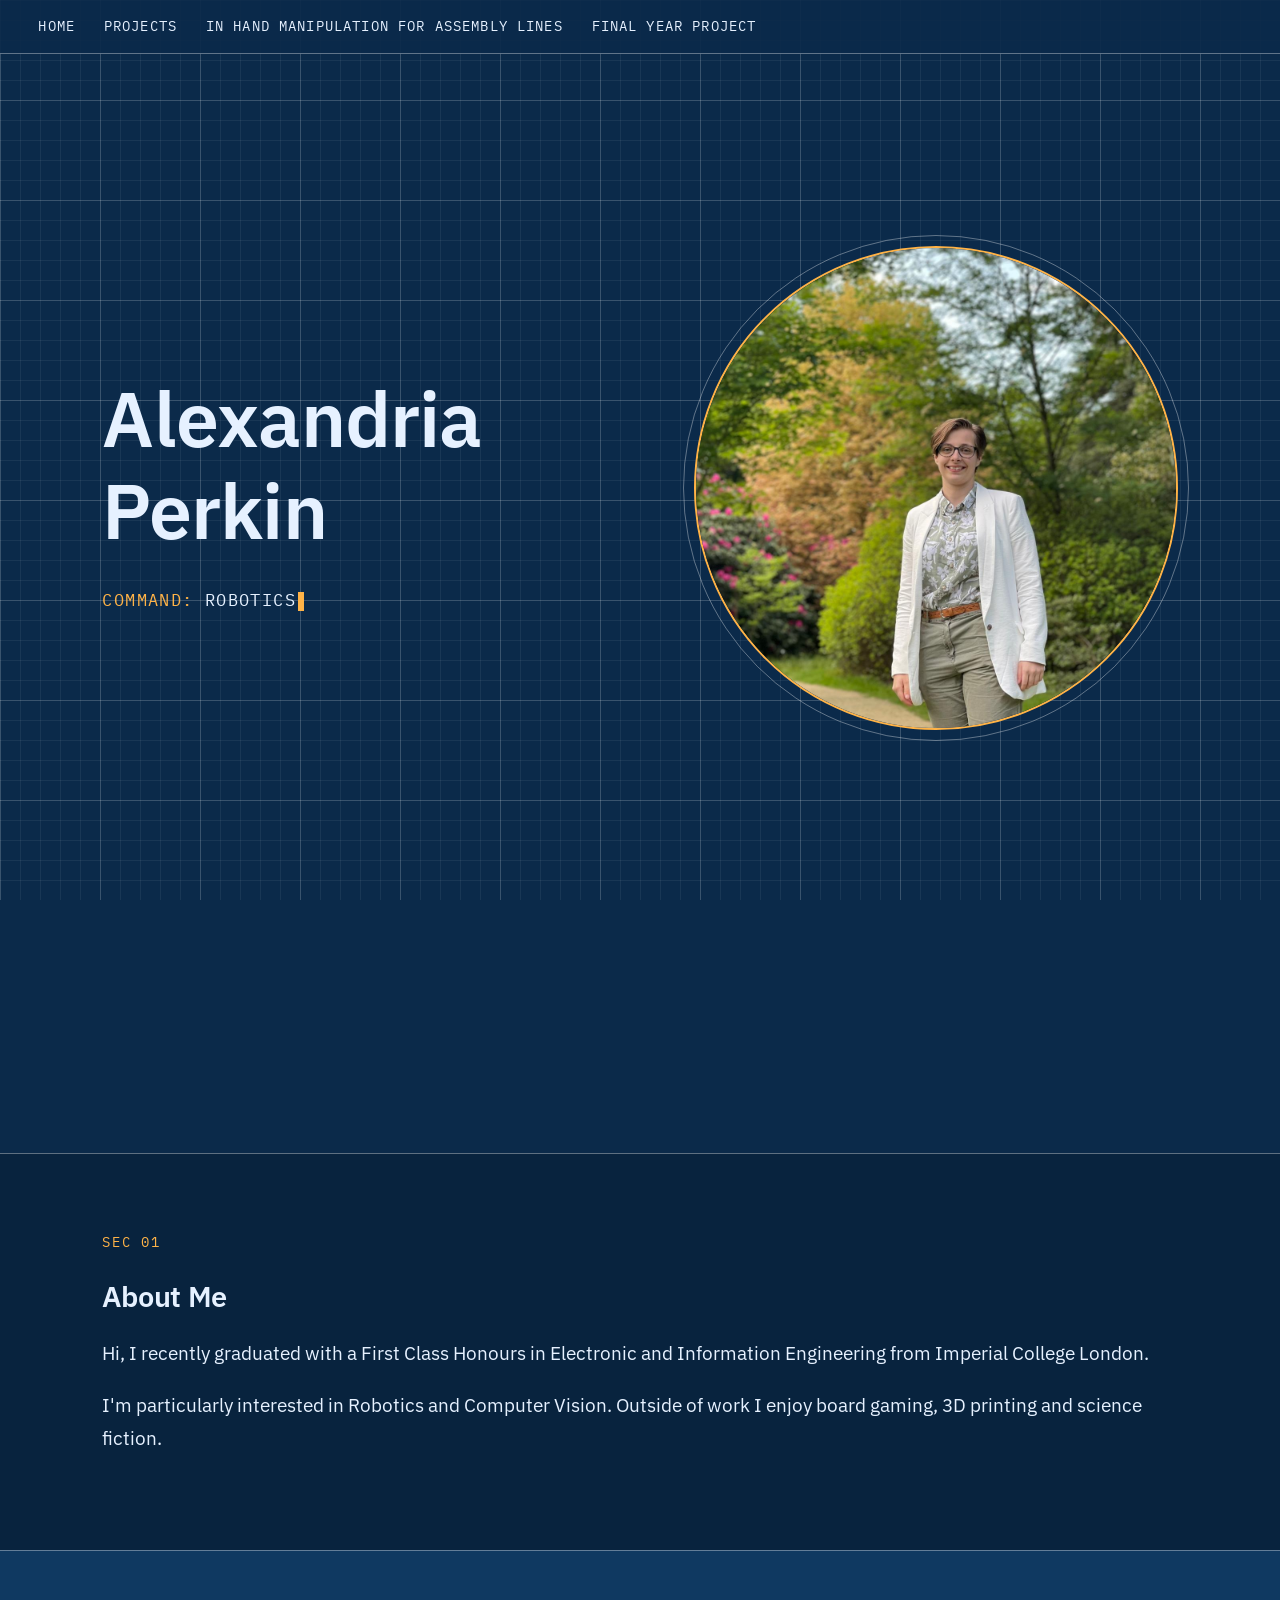
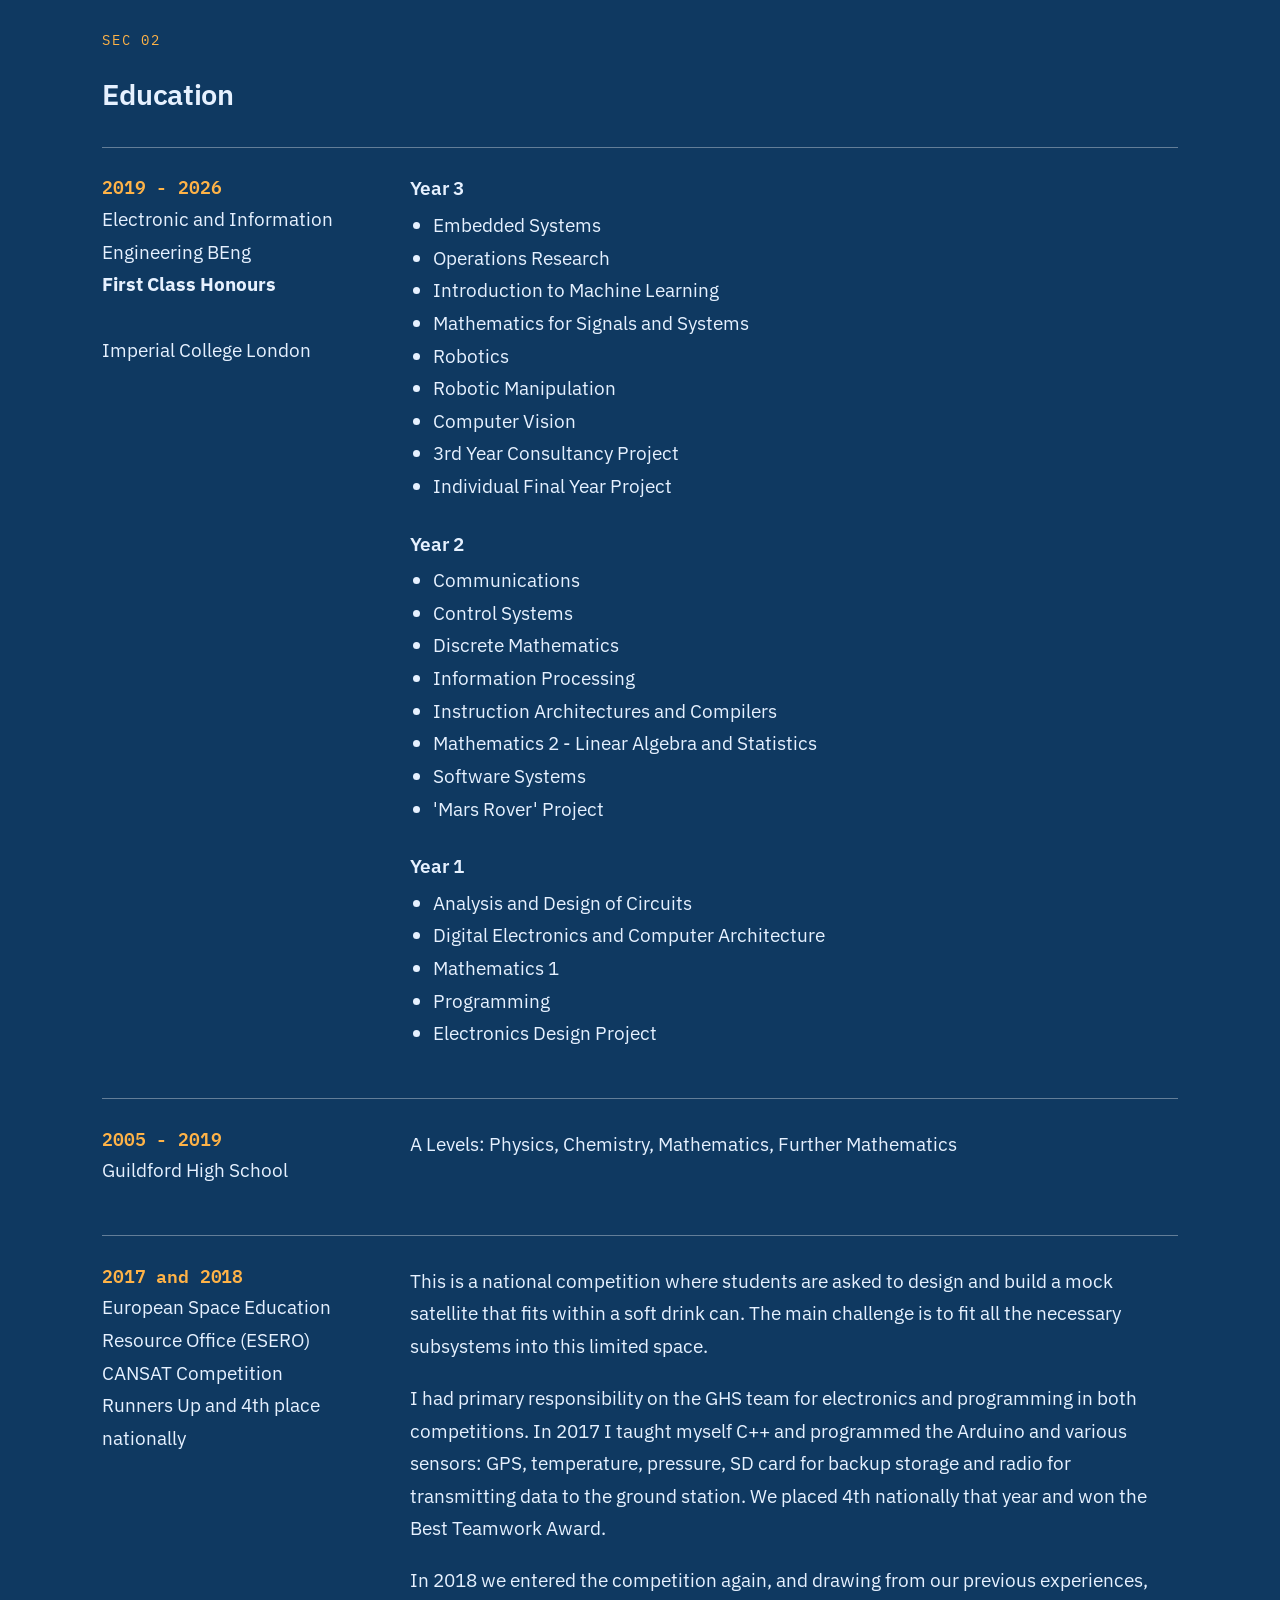
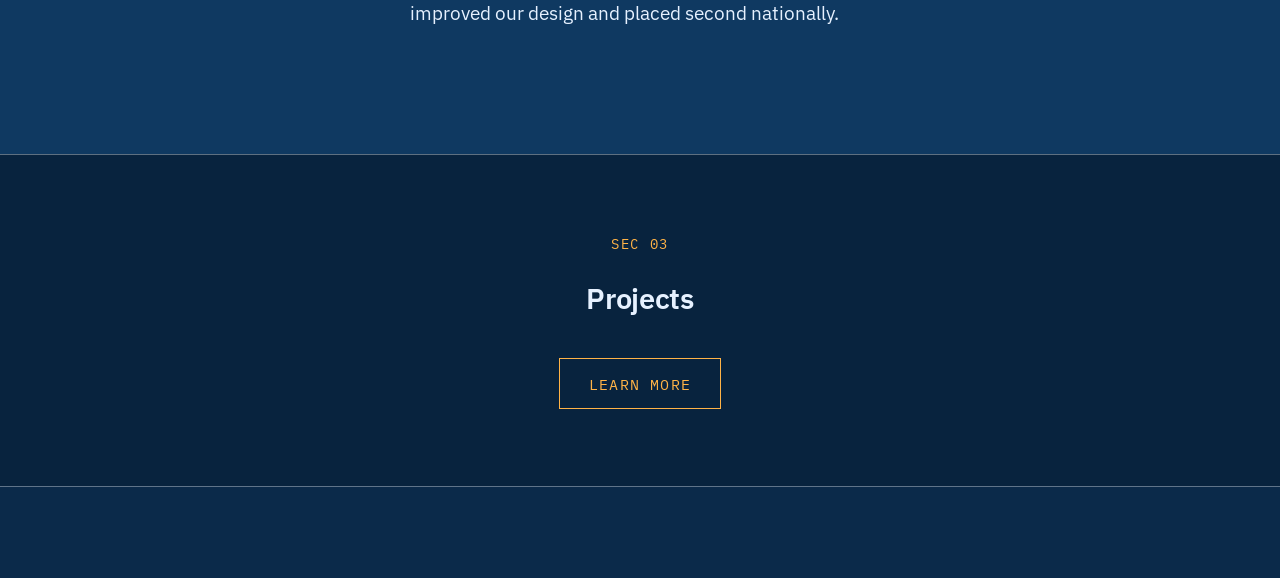
<file: index.html>
<!DOCTYPE html>
<html lang="en-GB">
<head>
  <meta charset="utf-8">
  <meta name="viewport" content="width=device-width, initial-scale=1">
  <title>Home | Portfolio</title>
  <link href="https://fonts.googleapis.com/css2?family=IBM+Plex+Mono:wght@400;500&family=IBM+Plex+Sans:wght@400;600&display=swap" rel="stylesheet">

  <link rel="stylesheet" href="css/style.css">
  <link rel="stylesheet" href="css/index.css">
  <script src="js/script.js" defer></script>
</head>
<body>
  <nav>
    <a href="index.html">Home</a>
    <a href="projects.html">Projects</a>
    <a href="ihm.html">In Hand Manipulation for Assembly Lines</a>
    <a href="fyp.html">Final Year Project</a>
  </nav>

  <main class="full">
    <section class="band">
        <div class="wrap hero"> 
            <div class="hero-text">
                <span class="tag"></span>
                <h1>Alexandria Perkin</h1>
                <p class="command" aria-hidden="true"><span class="prompt">COMMAND:</span> <span id="typed"></span><span class="cursor"></span></p>
            </div>
            <img class="profile" src="images/alex.jpg">
        </div>
    </section>

    <section class="band band-dark">
        <div class="wrap">
            <span class="tag">Sec 01</span>
                <h1>About Me</h1>
                <p>Hi, I recently graduated with a First Class Honours in Electronic and Information Engineering from Imperial College London.</p>
                <p>I'm particularly interested in Robotics and Computer Vision. Outside of work I enjoy board gaming, 3D printing and science fiction.</p>
        </div>
    </section>

    <section class="band band-blue">
    <div class="wrap">
        <span class="tag">Sec 02</span>
                <h2>Education</h2>

                    <div class="edu-row">
                    <div>
                        <h3>2019 - 2026</h3>
                        <p>Electronic and Information Engineering BEng<br><strong>First Class Honours</strong> <br><br>Imperial College London</p>
                    </div>
                    <div>
                        <h4>Year 3</h4>
                        <ul>
                        <li>Embedded Systems</li>
                        <li>Operations Research</li>
                        <li>Introduction to Machine Learning</li>
                        <li>Mathematics for Signals and Systems</li>
                        <li>Robotics</li>
                        <li>Robotic Manipulation</li>
                        <li>Computer Vision</li>
                        <li>3rd Year Consultancy Project</li>
                        <li>Individual Final Year Project</li>
                        </ul>

                        <h4>Year 2</h4>
                        <ul>
                        <li>Communications</li>
                        <li>Control Systems</li>
                        <li>Discrete Mathematics</li>
                        <li>Information Processing</li>
                        <li>Instruction Architectures and Compilers</li>
                        <li>Mathematics 2 - Linear Algebra and Statistics</li>
                        <li>Software Systems</li>
                        <li>'Mars Rover' Project</li>
                        </ul>

                        <h4>Year 1</h4>
                        <ul>
                        <li>Analysis and Design of Circuits</li>
                        <li>Digital Electronics and Computer Architecture</li>
                        <li>Mathematics 1</li>
                        <li>Programming</li>
                        <li>Electronics Design Project</li>
                        </ul>
                    </div>
                    </div>

                    <div class="edu-row">
                    <div>
                        <h3>2005 - 2019</h3>
                        <p>Guildford High School</p>
                    </div>
                    <div>
                        <p>A Levels: Physics, Chemistry, Mathematics, Further Mathematics</p>
                    </div>
                    </div>

                    <div class="edu-row">
                    <div>
                        <h3>2017 and 2018</h3>
                        <p>European Space Education Resource Office (ESERO) CANSAT Competition<br>Runners Up and 4th place nationally</p>
                    </div>
                    <div>
                        <p>This is a national competition where students are asked to design and build a mock satellite that fits within a soft drink can. The main challenge is to fit all the necessary subsystems into this limited space.</p>
                        <p>I had primary responsibility on the GHS team for electronics and programming in both competitions. In 2017 I taught myself C++ and programmed the Arduino and various sensors: GPS, temperature, pressure, SD card for backup storage and radio for transmitting data to the ground station. We placed 4th nationally that year and won the Best Teamwork Award.</p>
                        <p>In 2018 we entered the competition again, and drawing from our previous experiences, improved our design and placed second nationally.</p>
                    </div>
                    </div>
        </div>
    </section>

    <section class="band band-dark band-center">
        <div class="wrap">
            <span class="tag">Sec 03</span>
            <h1>Projects</h1>
            <a class="button" href="projects.html">Learn More</a>
        </div>
    </section>


  </main>

  <footer>
    <p></p>
  </footer>
</body>
</html>
</file>
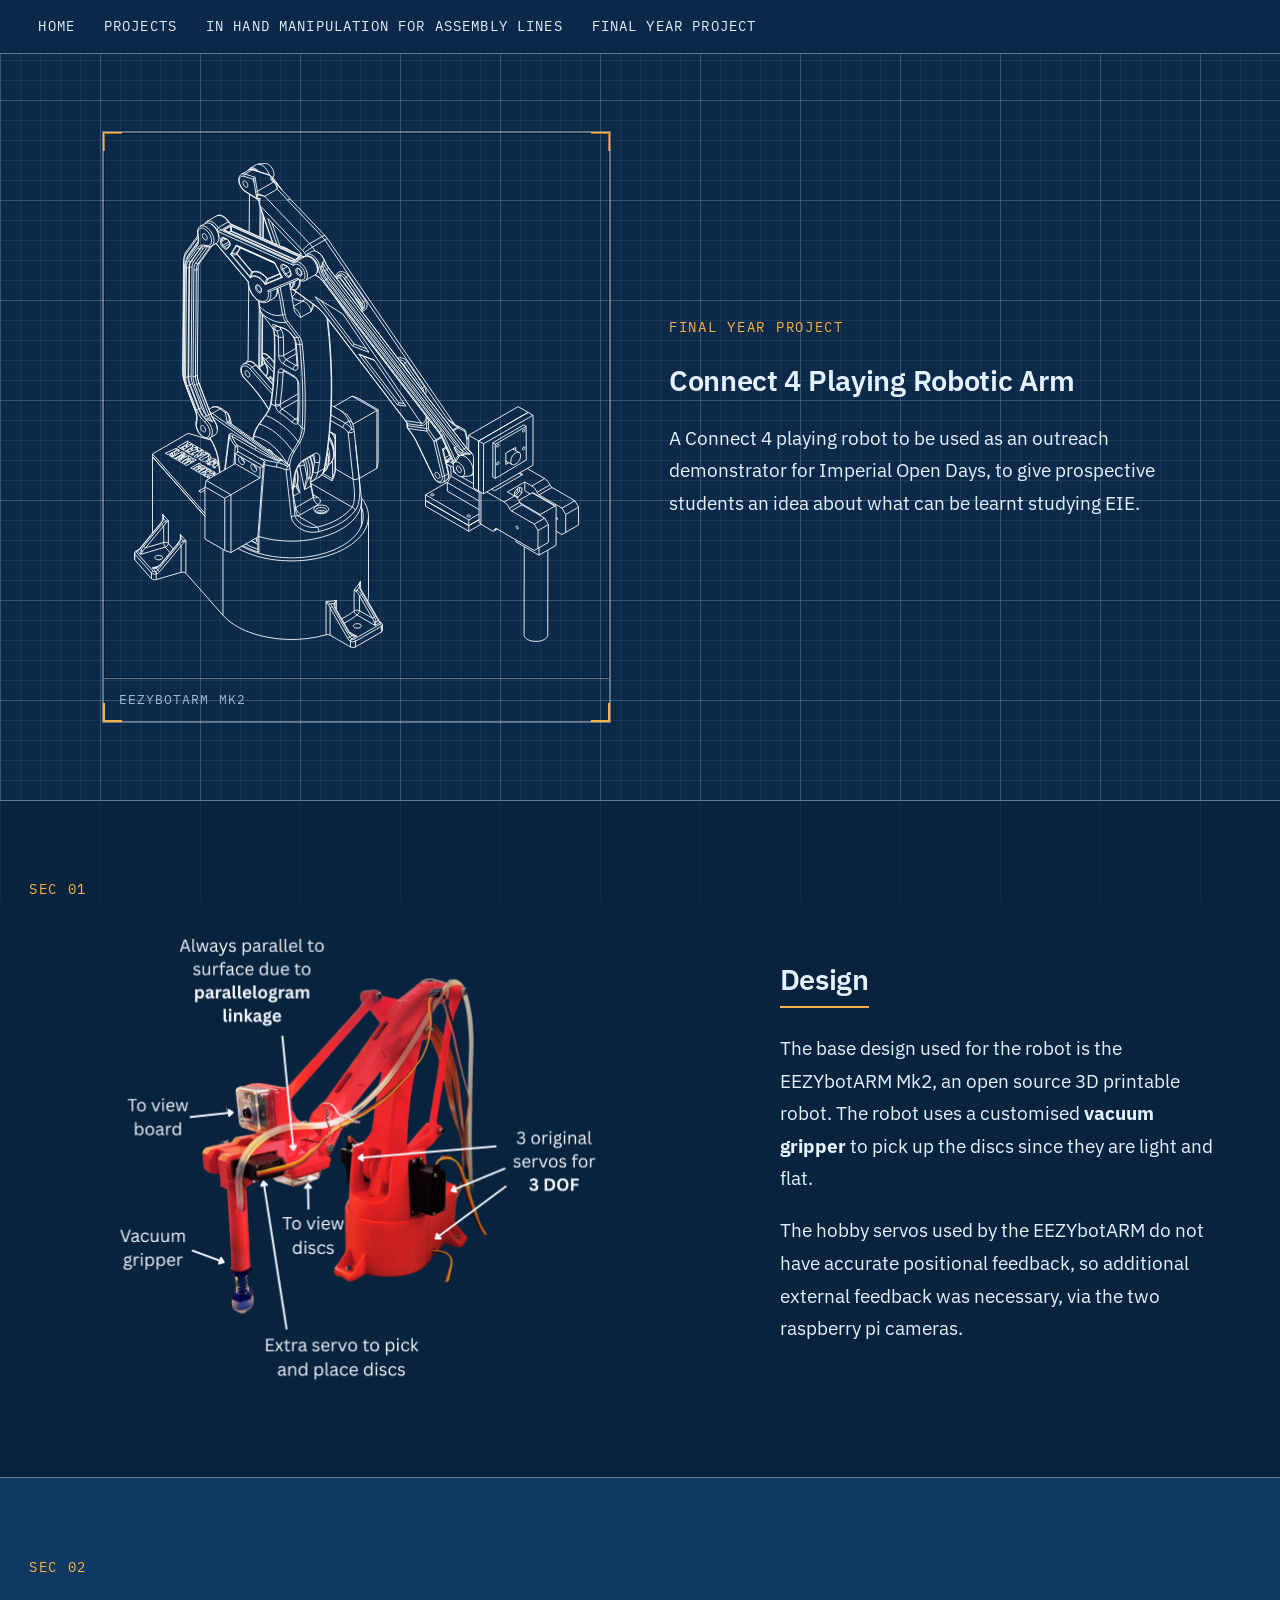
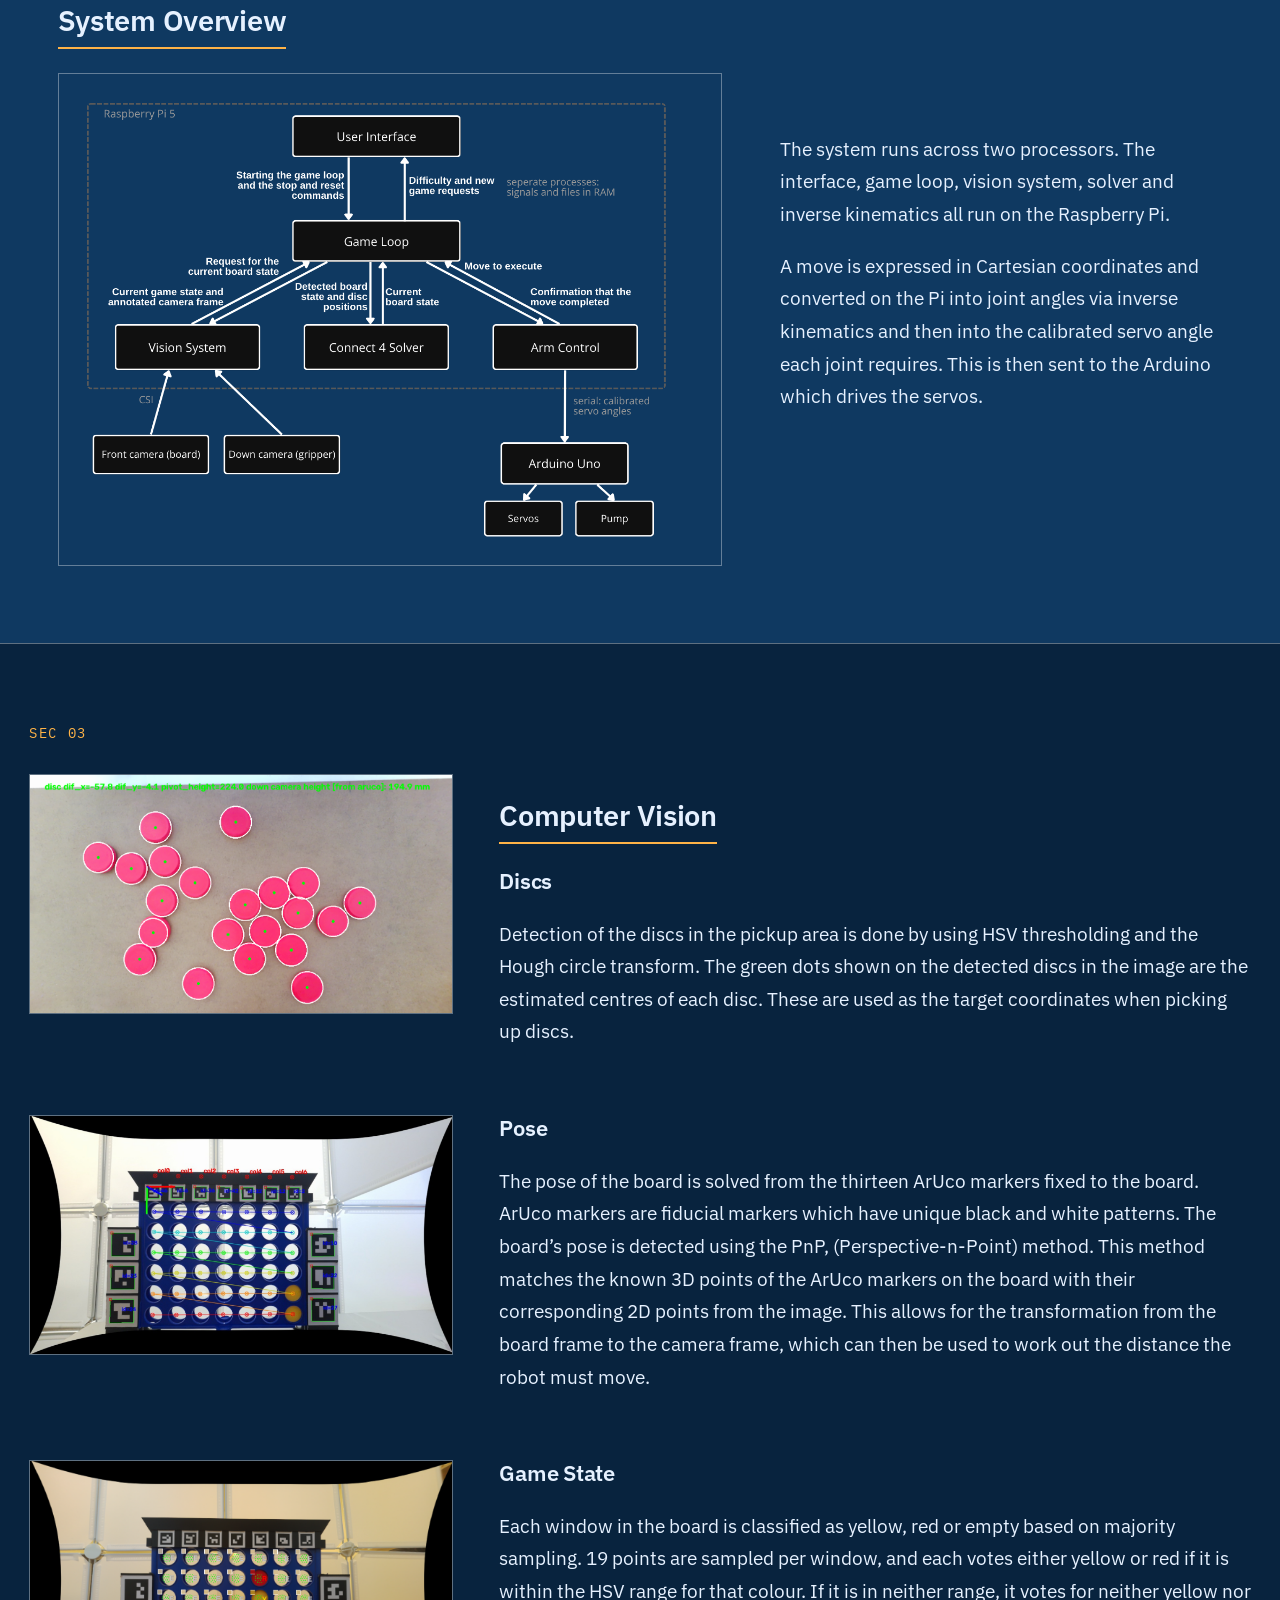
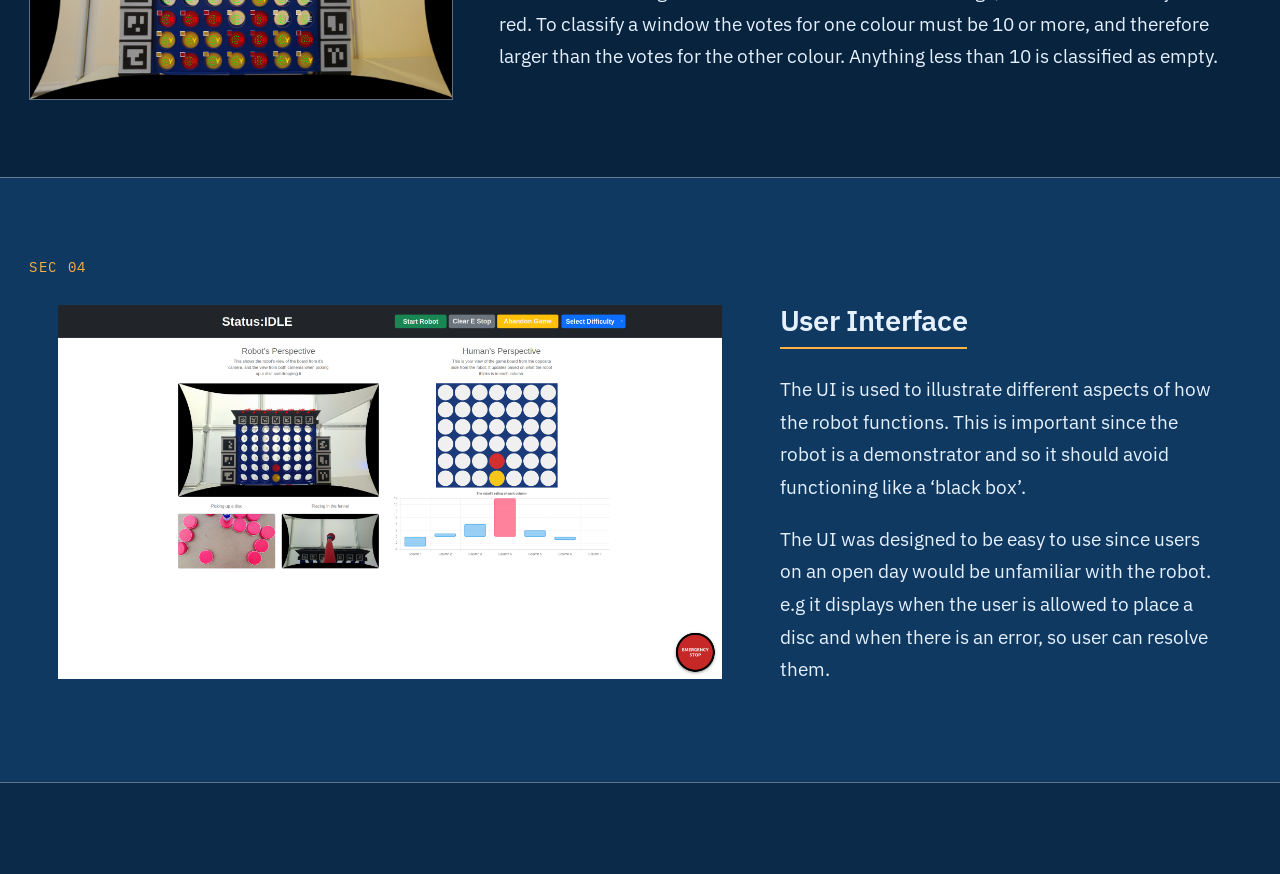
<file: fyp.html>
<!DOCTYPE html>
<html lang="en-GB">
<head>
  <meta charset="utf-8">
  <meta name="viewport" content="width=device-width, initial-scale=1">
  <title>Final Year Project | Portfolio</title>
  <link href="https://fonts.googleapis.com/css2?family=IBM+Plex+Mono:wght@400;500&family=IBM+Plex+Sans:wght@400;600&display=swap" rel="stylesheet">
  <link rel="stylesheet" href="css/style.css">
  <link rel="stylesheet" href="css/fyp.css">
  <script src="js/script.js" defer></script>
</head>
<body>

  <nav>
    <a href="index.html">Home</a>
    <a href="projects.html">Projects</a>
    <a href="ihm.html">In Hand Manipulation for Assembly Lines</a>
    <a href="fyp.html">Final Year Project</a>
  </nav>

  <main class="full">
    <section class="band">
      <div class="wrap split">

        <div>
          <figure class="drawing frame">
            <img src="images/fyp/threequarter.svg">
            <figcaption class="title-block">
              <span>EEzyBotArm mk2</span>
            </figcaption>
          </figure>
        </div>


        <div>
          <span class="tag">Final Year Project</span>
            <h1>Connect 4 Playing Robotic Arm</h1>
            <p>A Connect 4 playing robot to be used as an outreach demonstrator for Imperial Open Days, to give prospective students an idea about what can be learnt studying EIE.</p>
        </div>


      </div>

    </section>





    <section class="band band-dark">
      <div class="wrap split-media">
        <span class="tag">Sec 01</span>
        

        <div class="wrap split split-media">
          <div>
            <figure>
              <img src="images/fyp/diagram.png">
            </figure>
          </div>

          <div>
            <h2>Design</h2>

            <p>The base design used for the robot is the EEZYbotARM Mk2, an open source 3D printable robot. The robot uses a customised <strong>vacuum gripper</strong> to pick up the discs since they are light and flat.</p>

          
            <p>The hobby servos used by the EEZYbotARM do not have accurate positional feedback, so additional external feedback was necessary, via the two raspberry pi cameras.</p>

          </div>
        </div>
      </div>
    </section>

    <section class="band band-blue">
      <div class="wrap split-media">
        <span class="tag">Sec 02</span>
        

        <div class="wrap split split-media">
          <div>
            <h2>System Overview</h2>
            <figure class = "drawing">
              <img src="images/fyp/system.png">
            </figure>
          </div>

          <div>
            <p>The system runs across two processors. The interface, game loop, vision system, solver and inverse kinematics all run on the Raspberry Pi. </p>
            <p>   A move is expressed in Cartesian coordinates and converted on the Pi into joint angles via inverse kinematics and then into the calibrated servo angle each joint requires. This is then sent to the Arduino which drives the servos. </p>
          </div>

        </div>
    </section>

    <section class="band band-dark">
      <div class="wrap wide">
        <span class="tag">Sec 03</span>


        <div class="topic-row">
          <img class="detect-img" src="images/fyp/disc_detect.png" >
          <div>
            <h2>Computer Vision</h2>

            <h3>Discs</h3>
            <p>Detection of the discs in the pickup area is done by using HSV thresholding and the Hough circle transform. The green dots shown on the detected discs in the image are the estimated centres of each disc. These are used as the target coordinates when picking up discs.</p>
          </div>

          <img class="detect-img" src="images/fyp/pose.png">
          <div>
            <h3>Pose</h3>
            <p>The pose of the board is solved from the thirteen ArUco markers fixed to the board. ArUco markers are fiducial markers which have unique black and white patterns. The board’s pose is detected using the PnP, (Perspective-n-Point) method. This method matches the known 3D points of the ArUco markers on the board with their corresponding 2D points from the image. This allows for the transformation from the board frame to the camera frame, which can then be used to work out the distance the robot must move.</p>
          </div>

          <img class="detect-img" src="images/fyp/sampling.png">
          <div>
            <h3>Game State</h3>
            <p>Each window in the board is classified as yellow, red or empty based on majority sampling. 19 points are sampled per window, and each votes either yellow or red if it is within the HSV range for that colour. If it is in neither range, it votes for neither yellow nor red. To classify a window the votes for one colour must be 10 or more, and therefore larger than the votes for the other colour. Anything less than 10 is classified as empty. </p>
          </div>

        </div>
      </div>
    </section>


    <section class="band band-blue">
      <div class="wrap split-media">
        <span class="tag">Sec 04</span>
        

        <div class="wrap split split-media">
          <div>
            <figure>
              <img src="images/fyp/ui.png">
            </figure>
          </div>

          <div>
            <h2>User Interface</h2>

            <p>The UI is used to illustrate different aspects of how the robot functions. This is important since the robot is a demonstrator and so it should avoid functioning like a ‘black box’.</p>
            <p>The UI was designed to be easy to use since users on an open day would be unfamiliar with the robot. e.g it displays when the user is allowed to place a disc and when there is an error, so user can resolve them.</p>

          </div>
        </div>
    </section>

    <!-- <section class="band band-dark">
      <div class="wrap">
        <span class="tag">Sec 05</span>
        <h2>Demo Video</h2>
        <video controls src="images/connect4-demo.mp4"></video>
      </div>
    </section> -->
  </main>

  <footer>
    <p></p>
  </footer>
</body>
</html>
</file>
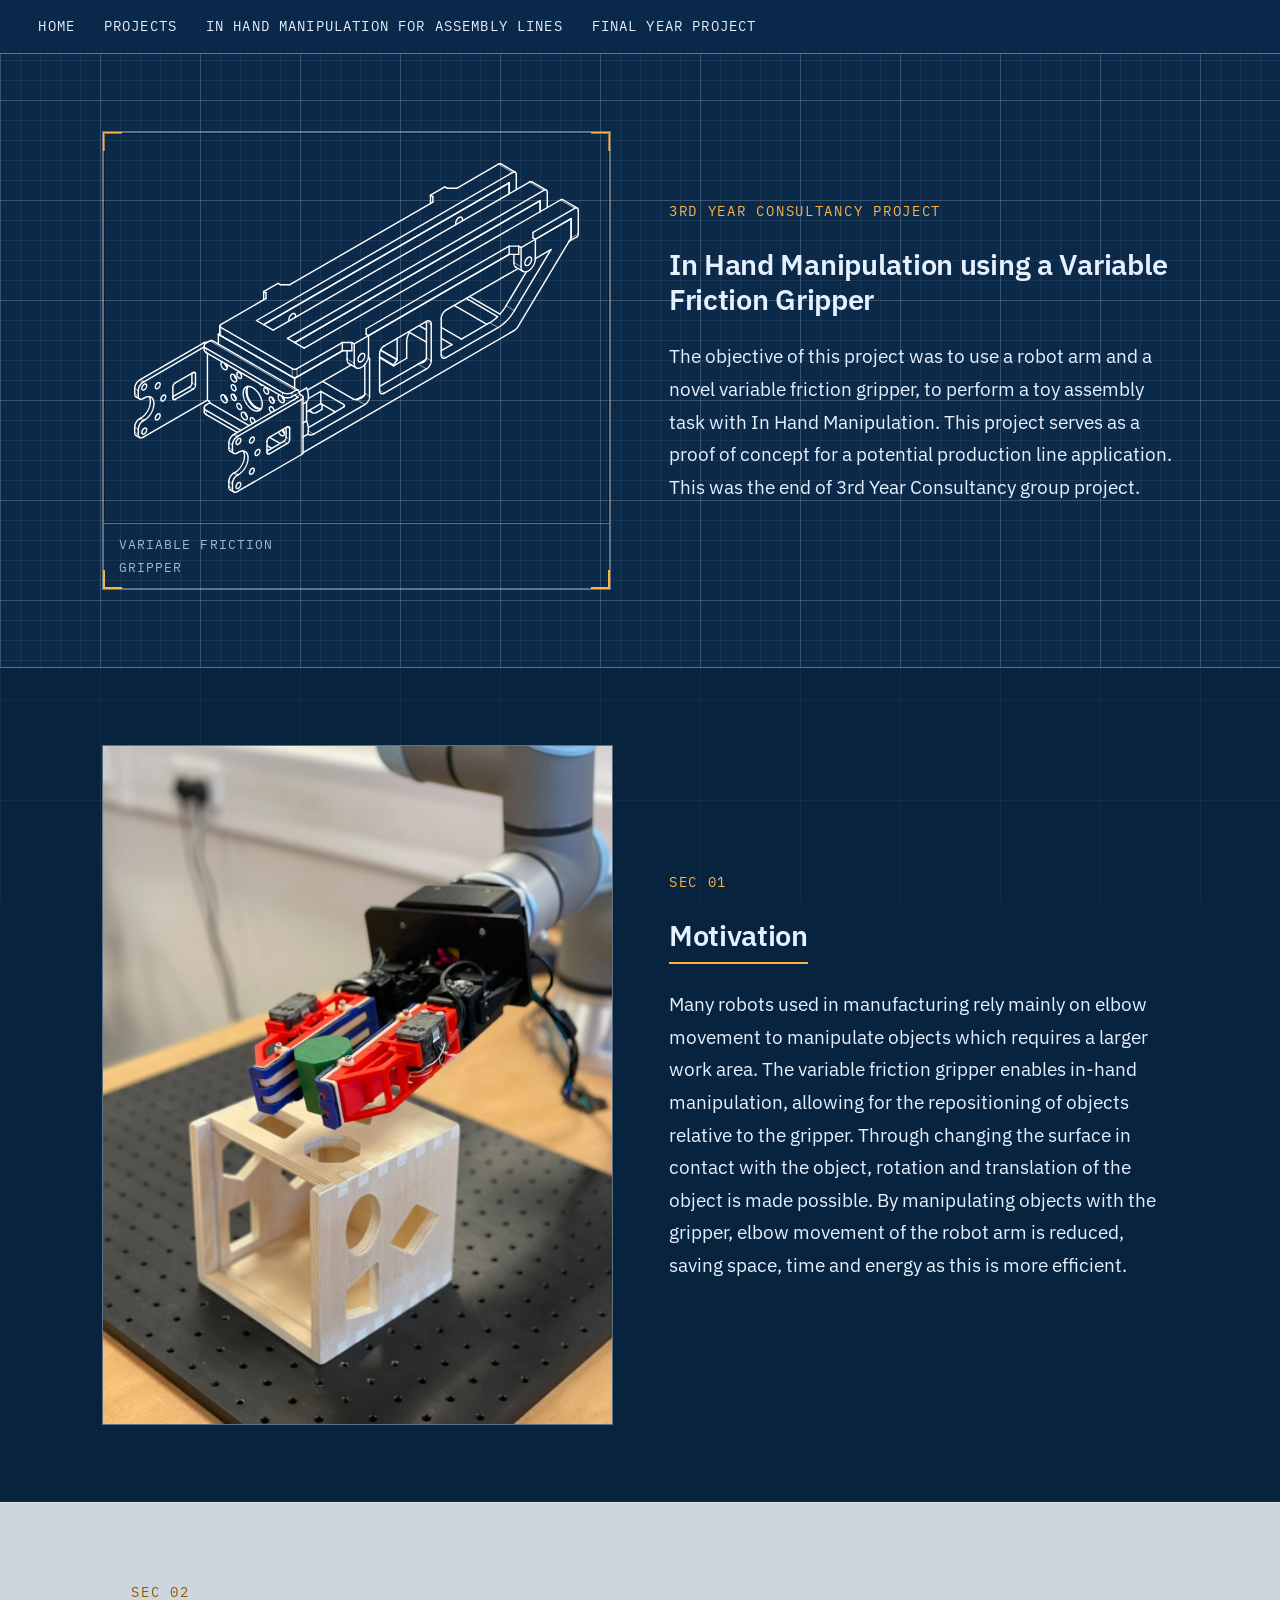
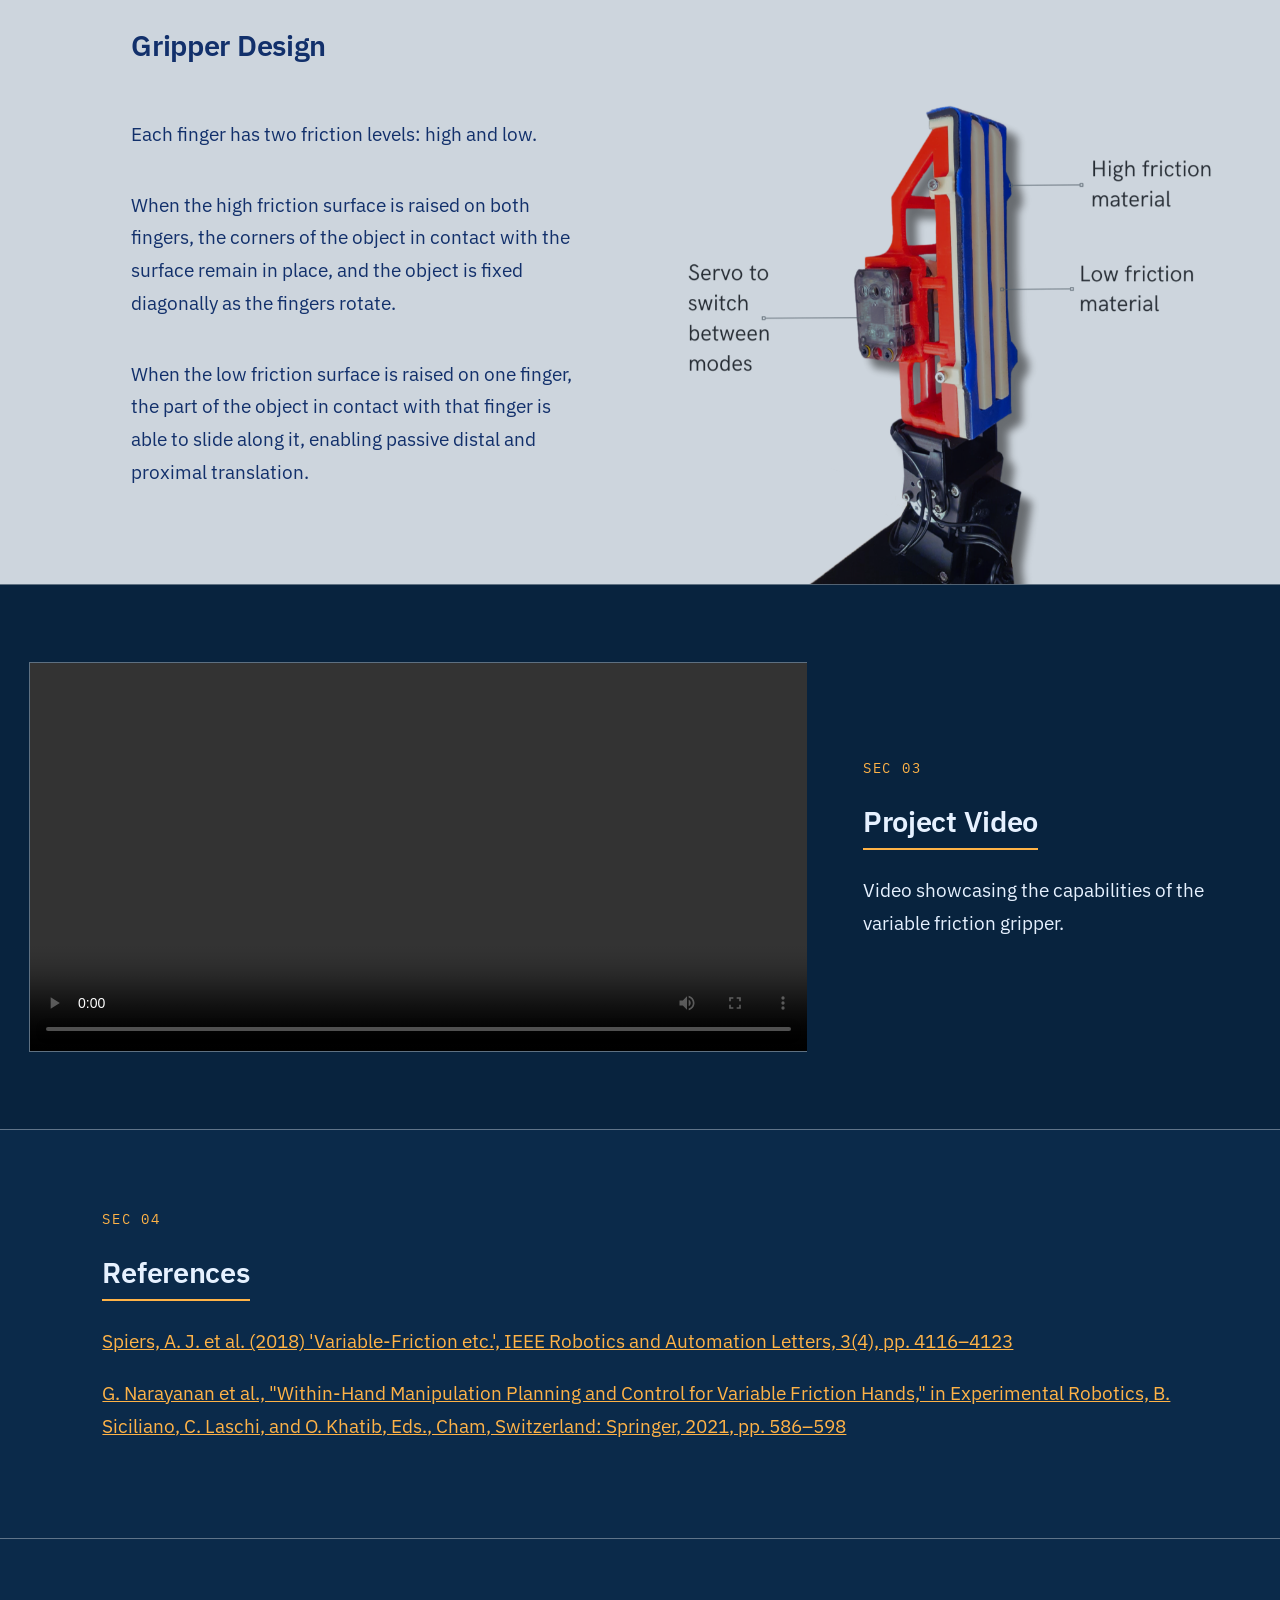
<file: ihm.html>
<!DOCTYPE html>
<html lang="en-GB">
<head>
  <meta charset="utf-8">
  <meta name="viewport" content="width=device-width, initial-scale=1">
  <title>In Hand Manipulation for Assembly Lines | Portfolio</title>
  <link href="https://fonts.googleapis.com/css2?family=IBM+Plex+Mono:wght@400;500&family=IBM+Plex+Sans:wght@400;600&display=swap" rel="stylesheet">

  <link rel="stylesheet" href="css/style.css">
  <link rel="stylesheet" href="css/ihm.css">
  <script src="js/script.js" defer></script>
</head>
<body>
  <nav>
    <a href="index.html">Home</a>
    <a href="projects.html">Projects</a>
    <a href="ihm.html">In Hand Manipulation for Assembly Lines</a>
    <a href="fyp.html">Final Year Project</a>
  </nav>

    <main class="full">

    <section class="band">
      <div class="wrap split">
        <div>
          <figure class="drawing frame">
          <img src="images/ihm/vfg.svg">
          <figcaption class="title-block">
              <span>Variable Friction Gripper</span>
            </figcaption>
        </figure>
        </div>

        <div>
          <span class="tag">3rd Year Consultancy Project</span>
          <h1>In Hand Manipulation using a Variable Friction Gripper</h1>
          <p>The objective of this project was to use a robot arm and a novel variable friction gripper, to perform a toy assembly task with In Hand Manipulation. This project serves as a proof of concept for a potential production line application. This was the end of 3rd Year Consultancy group project.</p>
        </div>
      </div>
    </section>

    <section class="band band-dark">
      <div class="wrap split">
        <figure>
          <img src="images/ihm/ihm_1.png" alt="Variable friction gripper holding a green cube above a wooden box">
        </figure>
        <div>
          <span class="tag">Sec 01</span>
          <h2>Motivation</h2>
          <p>Many robots used in manufacturing rely mainly on elbow movement to manipulate objects which requires a larger work area. The variable friction gripper enables in-hand manipulation, allowing for the repositioning of objects relative to the gripper. Through changing the surface in contact with the object, rotation and translation of the object is made possible. By manipulating objects with the gripper, elbow movement of the robot arm is reduced, saving space, time and energy as this is more efficient.</p>
        </div>
      </div>
    </section>

    <section class="band band-light band-flush">
      <div class="flush-split">
        <div class="flush-text">
          <span class="tag">Sec 02</span>
          <h2>Gripper Design</h2>
          <p>Each finger has two friction levels: high and low.</p>
          <p>When the high friction surface is raised on both fingers, the corners of the object in contact with the surface remain in place, and the object is fixed diagonally as the fingers rotate.</p>
          <p>When the low friction surface is raised on one finger, the part of the object in contact with that finger is able to slide along it, enabling passive distal and proximal translation.</p>
        </div>
        <img src="images/ihm/ihm_2.png" >
      </div>
    </section>

    <section class="band band-dark">
      <div class="wrap split  split-video">
        <figure>
          <video controls src="videos/ihm.mp4"></video>
        </figure>
        <div>
          <span class="tag">Sec 03</span>
          <h2>Project Video</h2>
          <p>Video showcasing the capabilities of the variable friction gripper.</p>
        </div>
      </div>
    </section>

    <section class="band">
      <div class="wrap">
        <span class="tag">Sec 04</span>
        <h2>References</h2>
        <p><a href="https://www.eng.yale.edu/grablab/pubs/Spiers_RAL2018.pdf">Spiers, A. J. et al. (2018) 'Variable-Friction etc.', IEEE Robotics and Automation Letters, 3(4), pp. 4116–4123</a></p>
        <p><a href="https://link.springer.com/chapter/10.1007/978-3-030-71151-1_53">G. Narayanan et al., "Within-Hand Manipulation Planning and Control for Variable Friction Hands," in Experimental Robotics, B. Siciliano, C. Laschi, and O. Khatib, Eds., Cham, Switzerland: Springer, 2021, pp. 586–598</a></p>
      </div>
    </section>

  </main>

  <footer>
    <p></p>
  </footer>
</body>
</html>
</file>
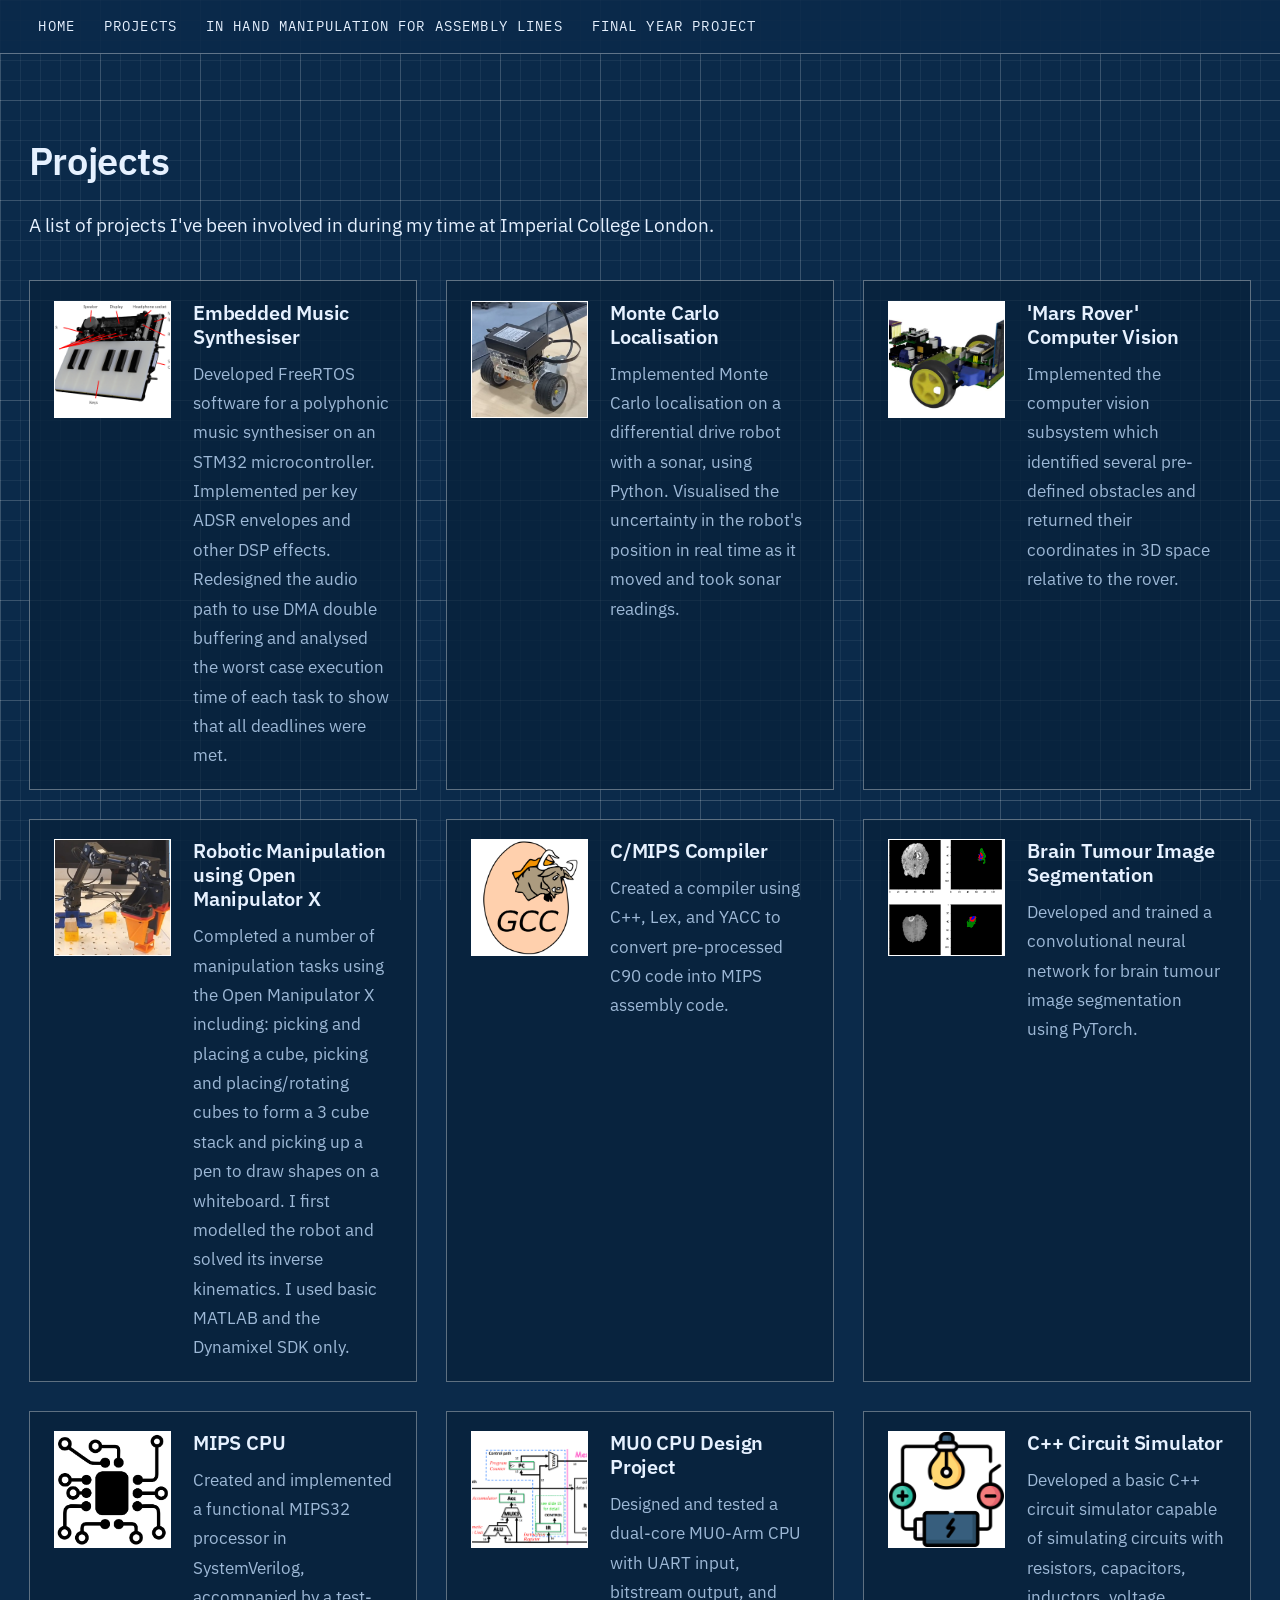
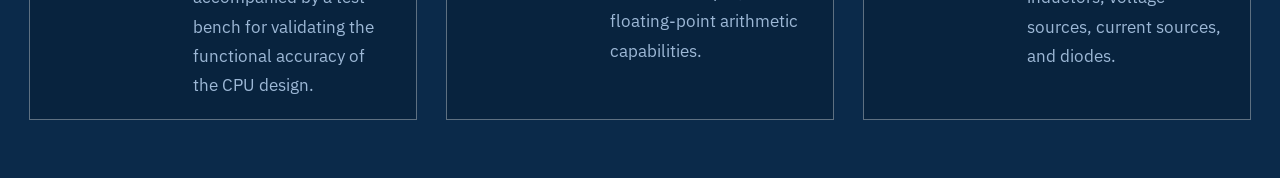
<file: projects.html>
<!DOCTYPE html>
<html lang="en-GB">
<head>
  <meta charset="utf-8">
  <meta name="viewport" content="width=device-width, initial-scale=1">
  <title>Projects | Portfolio</title>
  <link href="https://fonts.googleapis.com/css2?family=IBM+Plex+Mono:wght@400;500&family=IBM+Plex+Sans:wght@400;600&display=swap" rel="stylesheet">

  <link rel="stylesheet" href="css/style.css">
  <link rel="stylesheet" href="css/projects.css">
  <script src="js/script.js" defer></script>
</head>
<body>
  <nav>
    <a href="index.html">Home</a>
    <a href="projects.html">Projects</a>
    <a href="ihm.html">In Hand Manipulation for Assembly Lines</a>
    <a href="fyp.html">Final Year Project</a>
  </nav>

  <main class="wide">
    <h1>Projects</h1>
    <p>A list of projects I've been involved in during my time at Imperial College London.</p>

    <div class="project-grid">

      <article class="project">
        <img src="images/synth.png" alt="">
        <div>
        <h3>Embedded Music Synthesiser</h3>
        <p>Developed FreeRTOS software for a polyphonic music synthesiser on an STM32 microcontroller. Implemented per key ADSR envelopes and other DSP effects.</p>
        <p>Redesigned the audio path to use DMA double buffering and analysed the worst case execution time of each task to show that all deadlines were met.</p>
      </div>
      </article>

      <article class="project">
        <img src="images/montecarlo.jpg" alt="">
        <div>
        <h3>Monte Carlo Localisation</h3>
        <p>Implemented Monte Carlo localisation on a differential drive robot with a sonar, using Python. Visualised the uncertainty in the robot's position in real time as it moved and took sonar readings.</p>
      </div>
      </article>

      <article class="project">
        <img src="images/marsrover.png" alt="">
        <div>
        <h3>'Mars Rover' Computer Vision</h3>
        <p>Implemented the computer vision subsystem which identified several pre-defined obstacles and returned their coordinates in 3D space relative to the rover.</p>
        </div>
      </article>

          <article class="project">
        <img src="images/robman.jpg" alt="">
        <div>
          <h3>Robotic Manipulation using Open Manipulator X</h3>
          <p>Completed a number of manipulation tasks using the Open Manipulator X including: picking and placing a cube, picking and placing/rotating cubes to form a 3 cube stack and picking up a pen to draw shapes on a whiteboard.
            I first modelled the robot and solved its inverse kinematics. I used basic MATLAB and the Dynamixel SDK only.</p>
        </div>
      </article>

      <article class="project">
        <img src="images/infoproc.png" alt=" ">
        <div>
          <h3>C/MIPS Compiler</h3>
          <p>Created a compiler using C++, Lex, and YACC to convert pre-processed C90 code into MIPS assembly code.</p>
        </div>
      </article>

      <article class="project">
        <img src="images/compvis.png" alt=" ">
        <div>
          <h3>Brain Tumour Image Segmentation</h3>
          <p>Developed and trained a convolutional neural network for brain tumour image segmentation using PyTorch.</p>
        </div>
      </article>

      <article class="project">
        <img src="images/mips.cpu.png" alt="">
        <div>
          <h3>MIPS CPU</h3>
          <p>Created and implemented a functional MIPS32 processor in SystemVerilog, accompanied by a test-bench for validating the functional accuracy of the CPU design.</p>
        </div>
      </article>

      <article class="project">
        <img src="images/mu0.png" alt="">
        <div>
          <h3>MU0 CPU Design Project</h3>
          <p>Designed and tested a dual-core MU0-Arm CPU with UART input, bitstream output, and floating-point arithmetic capabilities.</p>
        </div>
      </article>

      <article class="project">
        <img src="images/spice.png" alt="">
        <div>
          <h3>C++ Circuit Simulator</h3>
          <p>Developed a basic C++ circuit simulator capable of simulating circuits with resistors, capacitors, inductors, voltage sources, current sources, and diodes.</p>
        </div>
      </article>



    </div>


  </main>
</body>
</html>
</file>
<file: css/style.css>
:root {
  --bg: #0b2a4a;
  --grid-minor: rgba(255, 255, 255, 0.06);
  --grid-major: rgba(255, 255, 255, 0.14);
  --line: rgba(255, 255, 255, 0.35);
  --text: #e6f1ff;
  --muted: #9db8d6;
  --accent: #ffb347;
}

html {
  font-size: 120%;
}

body {
  margin: 0;
  font-family: "IBM Plex Sans", system-ui, sans-serif;
  line-height: 1.7;
  color: var(--text);
  background-color: var(--bg);
  background-image:
    linear-gradient(var(--grid-major) 1px, transparent 1px),
    linear-gradient(90deg, var(--grid-major) 1px, transparent 1px),
    linear-gradient(var(--grid-minor) 1px, transparent 1px),
    linear-gradient(90deg, var(--grid-minor) 1px, transparent 1px);
  background-size: 100px 100px, 100px 100px, 20px 20px, 20px 20px;
}

h1,
h2,
h3,
h4 {
  font-weight: 600;
  line-height: 1.2;
  letter-spacing: -0.01em;
}

a {
  color: var(--accent);
}

/*header, nav and footer */

.site-name,
nav,
footer {
  font-family: "IBM Plex Mono", monospace;
}

.site-name {
  display: block;
  padding: 1rem 2rem 0.25rem;
  font-size: 0.85rem;
  font-weight: 500;
  color: var(--text);
  text-decoration: none;
}

nav {
  position: sticky;
  top: 0;
  z-index: 10;
  display: flex;
  flex-wrap: wrap;
  gap: 1.5rem;
  padding: 0.75rem 2rem;
  border-bottom: 1px solid var(--line);
  background: rgba(11, 42, 74, 0.92);
  font-size: 0.75rem;
  text-transform: uppercase;
  letter-spacing: 0.08em;
}

nav a {
  color: var(--text);
  text-decoration: none;
}

nav a:hover {
  color: var(--accent);
}

footer {
  text-align: center;
  padding: 2rem 1rem;
  font-size: 0.75rem;
  color: var(--muted);
  border-top: 1px solid var(--line);
}

/* page layout and sections */

main {
  max-width: 56rem;
  margin: 0 auto;
  padding: 3rem 1.5rem;
}

main.full {
  max-width: none;
  padding: 0;
}

.wrap {
  max-width: 56rem;
  margin: 0 auto;
  padding: 0 1.5rem;
}

.band {
  padding: 4rem 0;
  border-top: 1px solid var(--line);
}

.band:first-child {
  border-top: 0;
}

.band-dark {
  background: rgba(7, 32, 58, 0.75);
}

.band-blue {
  background: rgba(18, 64, 107, 0.7);
}

.band a {
  overflow-wrap: anywhere;
}

.band h2 {
  width: fit-content;
}

.band h2::after {
  content: "";
  display: block;
  width: 100%;
  height: 2px;
  margin-top: 0.5rem;
  background: var(--accent);
  transform-origin: left;
  transition: transform 0.8s ease 0.2s;
}

/* labels, buttons and vid */

.tag {
  display: block;
  font-family: "IBM Plex Mono", monospace;
  font-size: 0.75rem;
  letter-spacing: 0.12em;
  text-transform: uppercase;
  color: var(--accent);
}

main > img,
video {
  display: block;
  max-width: 100%;
  height: auto;
  margin: 1.5rem 0;
  border: 1px solid var(--line);
}

.figure {
  display: block;
  max-width: 100%;
  height: auto;
  margin: 1.5rem 0;
  border: 1px solid var(--line);
}

.split {
  display: grid;
  grid-template-columns: 1fr 1fr;
  gap: 3rem;
  align-items: center;
}

.split figure {
  margin: 0;
}

.split img,
.split video {
  display: block;
  width: 100%;
  height: auto;
  margin: 0;
  border: 1px solid var(--line);
}

.caption {
  margin-top: 0.5rem;
  font-family: "IBM Plex Mono", monospace;
  font-size: 0.7rem;
  letter-spacing: 0.08em;
  text-transform: uppercase;
  color: var(--muted);
}

.drawing {
  max-width: 36rem;
  margin: 2rem 0;
  border: 1px solid var(--line);
}

.drawing img {
  display: block;
  box-sizing: border-box;
  width: 100%;
  height: auto;
  padding: 1.5rem;
  filter: invert(1);
}

.title-block {
  display: grid;
  grid-template-columns: 2fr 1fr 1fr;
  border-top: 1px solid var(--line);
  font-family: "IBM Plex Mono", monospace;
  font-size: 0.7rem;
  letter-spacing: 0.08em;
  text-transform: uppercase;
  color: var(--muted);
}

.title-block span {
  padding: 0.5rem 0.75rem;
  border-right: 1px solid var(--line);
}

.title-block span:last-child {
  border-right: 0;
}

.frame {
  position: relative;
  border: 2px solid var(--line);
}

.frame .figure {
  display: block;
  width: 100%;
  margin: 0;
  border: 0;
}

.frame::before {
  content: "";
  position: absolute;
  inset: -1px;
  pointer-events: none;
  background:
    linear-gradient(var(--accent), var(--accent)) top left / 1rem 2px,
    linear-gradient(var(--accent), var(--accent)) top left / 2px 1rem,
    linear-gradient(var(--accent), var(--accent)) top right / 1rem 2px,
    linear-gradient(var(--accent), var(--accent)) top right / 2px 1rem,
    linear-gradient(var(--accent), var(--accent)) bottom left / 1rem 2px,
    linear-gradient(var(--accent), var(--accent)) bottom left / 2px 1rem,
    linear-gradient(var(--accent), var(--accent)) bottom right / 1rem 2px,
    linear-gradient(var(--accent), var(--accent)) bottom right / 2px 1rem;
  background-repeat: no-repeat;
}

/* pointer and scroll effects*/

.pointer-glow {
  display: none;
}

@media (hover: hover) and (pointer: fine) {
  body {
    background-attachment: fixed;
  }

  .pointer-glow {
    display: block;
    position: fixed;
    top: 0;
    left: 0;
    width: 440px;
    height: 440px;
    z-index: -1;
    pointer-events: none;
    contain: strict;
    transform: translate3d(-999px, -999px, 0);
    will-change: transform;
    background-image:
      linear-gradient(rgba(160, 210, 255, 0.4) 1px, transparent 1px),
      linear-gradient(90deg, rgba(160, 210, 255, 0.5) 1px, transparent 1px),
      linear-gradient(rgba(160, 210, 255, 0.2) 1px, transparent 1px),
      linear-gradient(90deg, rgba(160, 210, 255, 0.3) 1px, transparent 1px);
    background-size: 100px 100px, 100px 100px, 20px 20px, 20px 20px;
    -webkit-mask-image: radial-gradient(circle 220px at center, #000, transparent);
    mask-image: radial-gradient(circle 220px at center, #000, transparent);
  }
}

.reveal {
  opacity: 0;
  transform: translateY(1.5rem);
  transition: opacity 0.7s ease, transform 0.7s ease;
}

.reveal.in {
  opacity: 1;
  transform: none;
}

.line::after {
  transform: scaleX(0);
}

.line.drawn::after {
  transform: scaleX(1);
}

@media (max-width: 40rem) {
  .split {
    grid-template-columns: 1fr;
    gap: 1.5rem;
  }
}

@media (prefers-reduced-motion: reduce) {
  .reveal,
  .band h2::after {
    opacity: 1;
    transform: none;
    transition: none;
  }
}
</file>
<file: css/index.css>
.hero {
  display: flex;
  align-items: center;
  justify-content: space-between;
  gap: 2rem;
  padding: 6rem 0 18rem;
}

.hero h1 {
  margin: 0.5rem 0 1rem;
  font-size: clamp(2.5rem, 6vw, 4.5rem);
}

.hero-text p {
  max-width: 28rem;
  margin: 0;
  color: var(--muted);
}

.profile {
  flex-shrink: 0;
  width: 25rem;
  height: 25rem;
  object-fit: cover;
  border-radius: 50%;
  border: 2px solid var(--accent);
  outline: 1px solid var(--line);
  outline-offset: 10px;
}

.edu-row {
  display: grid;
  grid-template-columns: 14rem 1fr;
  gap: 2rem;
  padding: 1.5rem 0;
  border-top: 1px solid var(--line);
}

.edu-row h3 {
  margin: 0 0 0.25rem;
  font-family: "IBM Plex Mono", monospace;
  font-size: 0.95rem;
  color: var(--accent);
}

.edu-row h4 {
  margin: 0 0 0.5rem;
}

.edu-row h4:not(:first-child) {
  margin-top: 1.5rem;
}

.edu-row p,
.edu-row ul {
  margin: 0 0 1rem;
}

.edu-row ul {
  padding-left: 1.2rem;
}

.hero-text .command {
  margin-top: 1.5rem;
  min-height: 1.7em;
  font-family: "IBM Plex Mono", monospace;
  font-size: 0.9rem;
  letter-spacing: 0.08em;
  text-transform: uppercase;
  color: var(--text);
}

.prompt {
  color: var(--accent);
}

.cursor {
  display: inline-block;
  width: 0.6ch;
  height: 1.1em;
  margin-left: 2px;
  vertical-align: text-bottom;
  background: var(--accent);
  animation: blink 1s steps(1) infinite;
}

@keyframes blink {
  50% {
    opacity: 0;
  }
}

.band-center {
  text-align: center;
}

.band-center h2 {
  margin-left: auto;
  margin-right: auto;
}

.band-center h2::after {
  transform-origin: center;
}

.button {
  display: inline-block;
  margin-top: 1rem;
  padding: 0.6rem 1.5rem;
  border: 1px solid var(--accent);
  font-family: "IBM Plex Mono", monospace;
  font-size: 0.8rem;
  letter-spacing: 0.08em;
  text-transform: uppercase;
  text-decoration: none;
}

.button:hover {
  background: var(--accent);
  color: var(--bg);
}

@media (max-width: 40rem) {
  .hero {
    flex-direction: column-reverse;
    min-height: auto;
    text-align: center;
  }

  .edu-row {
    grid-template-columns: 1fr;
    gap: 0.5rem;
  }
}

@media (prefers-reduced-motion: reduce) {
  .cursor {
    animation: none;
  }
}
</file>
<file: css/fyp.css>
.split-media img {
  border: 0;
}

.topic-row {
  display: grid;
  grid-template-columns: 12rem 1fr;
  gap: 2rem;
  align-items: start;
  margin-top: 1.5rem;
}

.topic-row img {
  display: block;
  width: 100%;
  aspect-ratio: auto;
  object-fit: contain;
  border: 1px solid var(--line);
  height: auto;
}

.topic-row h3 {
  margin-top: 0;
}

.detect-img {
  display: block;
  width: 150%;
  height: 150%;
  aspect-ratio: 4 / 3;
  object-fit: cover;
  border: 1px solid var(--line);
}

.wrap.wide {
  max-width: 76rem;
}

@media (max-width: 40rem) {
  .topic-row {
    grid-template-columns: 1fr;
    gap: 1rem;
  }

  .topic-row img {
    max-width: 14rem;
  }
}

@media (min-width: 41rem) {
  .split-media {
    max-width: 76rem;
    grid-template-columns: 3fr 2fr;
  }

  .topic-row {
    grid-template-columns: 22rem 1fr;
    gap: 2.5rem;
  }
}
</file>
<file: css/ihm.css>
.band-light {
  background: rgba(233, 237, 242, 0.88);
  color: #12306b;
}

.band-light .tag {
  color: #9a5500;
}

.band-flush {
  padding: 0;
}

.flush-split {
  display: grid;
  grid-template-columns: 1fr 1fr;
  position: relative;
}

.flush-text {
  display: flex;
  flex-direction: column;
  justify-content: center;
  padding: 4rem 3rem 4rem max(1.5rem, calc((100vw - 56rem) / 2 + 1.5rem));
}

.flush-split img {
  position: absolute;
  top: 0;
  right: 0;
  width: 50%;
  height: 100%;
  object-fit: contain;
  object-position: center bottom;
  mix-blend-mode: multiply;
  border: 0;
}

@media (max-width: 40rem) {
  .flush-split {
    grid-template-columns: 1fr;
  }

  .flush-text {
    padding: 3rem 1.5rem;
  }

  .flush-split img {
    position: static;
    width: 100%;
    height: auto;
  }
}

@media (min-width: 41rem) {
  .split-video {
    max-width: 76rem;
    grid-template-columns: 2fr 1fr;
  }
}
</file>
<file: css/projects.css>
main.wide {
  max-width: 80rem;
}

.project-grid {
  display: grid;
  grid-template-columns: repeat(3, 1fr);
  gap: 1.5rem;
  margin-top: 2rem;
}

.project {
  padding: 1rem 1.25rem;
  border: 1px solid var(--line);
  background: rgba(7, 32, 58, 0.75);
  display: grid;
  grid-template-columns: 6rem 1fr;
  column-gap: 1.25rem;
  align-items: start;
  text-align: left;
}

.project img {
  display: block;
  width: 6rem;
  height: 6rem;
  object-fit: cover;
  background: #ffffff;
  border: 1px solid var(--line);
  grid-row: 1 / span 2;
  margin: 0;
}

.project h3 {
  margin: 0 0 0.5rem;
  font-size: 1.05rem;
}

.project p {
  margin: 0;
  font-size: 0.9rem;
  color: var(--muted);
}

/* Mobile: stack cards and place each thumbnail above its text. */
@media (max-width: 40rem) {
  .project-grid {
    grid-template-columns: minmax(0, 1fr);
  }

  .project {
    grid-template-columns: minmax(0, 1fr);
    row-gap: 1rem;
    overflow-wrap: anywhere;
  }

  .project img {
    grid-row: auto;
    max-width: 100%;
    box-sizing: border-box;
  }
}
</file>
